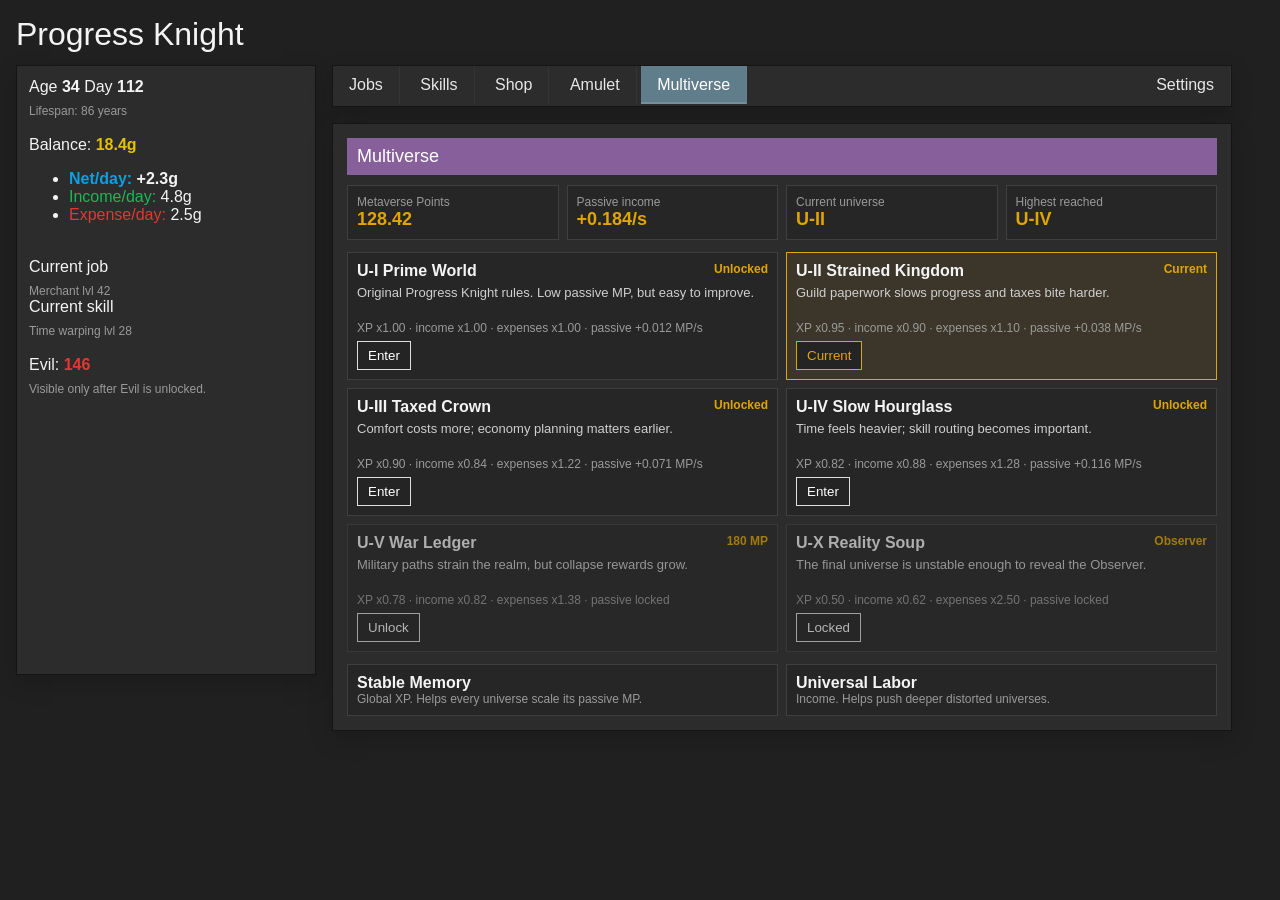
<file: design-previews/multiverse-tab-preview.html>
<!doctype html>
<html lang="ru">
<head>
  <meta charset="utf-8">
  <title>Multiverse Tab Preview</title>
  <style>
    body {
      margin: 0;
      background: #202020;
      color: #f4f4f4;
      font-family: Arial, Helvetica, sans-serif;
    }

    .page {
      width: 1220px;
      margin: 16px;
    }

    h1 {
      margin: 0 0 12px;
      font-size: 32px;
      font-weight: 500;
    }

    .sidebar,
    .tabs,
    .content {
      background: #2c2c2c;
      border: 1px solid #151515;
      box-shadow: 0 8px 22px rgba(0, 0, 0, 0.18);
    }

    .sidebar {
      float: left;
      width: 300px;
      min-height: 610px;
      padding: 12px;
      box-sizing: border-box;
    }

    .main {
      float: left;
      width: 900px;
      margin-left: 16px;
    }

    .tabs {
      min-height: 40px;
      margin-bottom: 16px;
      overflow: hidden;
    }

    .tab {
      display: inline-block;
      padding: 10px 16px;
      border-right: 1px solid rgba(255, 255, 255, 0.04);
      color: #e8e8e8;
    }

    .tab.active {
      background: #607d8b;
      color: #fff;
      box-shadow: inset 0 -2px 0 rgba(255,255,255,.15);
    }

    .content {
      padding: 14px;
      min-height: 554px;
    }

    .stat {
      margin-bottom: 8px;
      font-size: 16px;
    }

    .muted {
      color: #9a9a9a;
      font-size: 12px;
    }

    .net {
      color: #09a0e6;
      font-weight: 700;
    }

    .income {
      color: #1bb954;
    }

    .expense {
      color: #df3a32;
    }

    .section-title {
      background: #875f9a;
      color: white;
      padding: 8px 10px;
      font-size: 18px;
      margin-bottom: 10px;
    }

    .summary {
      display: grid;
      grid-template-columns: repeat(4, 1fr);
      gap: 8px;
      margin-bottom: 12px;
    }

    .summary-card,
    .universe,
    .upgrade {
      border: 1px solid #3f3f3f;
      background: #262626;
      padding: 9px;
    }

    .summary-card b {
      color: #e1a500;
      font-size: 18px;
    }

    .universe-grid {
      display: grid;
      grid-template-columns: repeat(2, 1fr);
      gap: 8px;
    }

    .universe.current {
      border-color: rgb(225, 165, 0);
      background: rgba(225, 165, 0, 0.08);
    }

    .universe.locked {
      opacity: 0.65;
    }

    .universe-title {
      display: flex;
      justify-content: space-between;
      gap: 8px;
      font-weight: 700;
      margin-bottom: 5px;
    }

    .badge {
      color: #e1a500;
      font-size: 12px;
      font-weight: 700;
    }

    .rule {
      min-height: 30px;
      color: #cfcfcf;
      font-size: 13px;
      margin-bottom: 6px;
    }

    .numbers {
      color: #9a9a9a;
      font-size: 12px;
      margin-bottom: 6px;
    }

    button {
      border: 1px solid #dedede;
      background: #242424;
      color: #fff;
      padding: 6px 10px;
      cursor: default;
    }

    button.primary {
      border-color: rgb(225, 165, 0);
      color: rgb(225, 165, 0);
    }

    .upgrades {
      display: grid;
      grid-template-columns: repeat(2, 1fr);
      gap: 8px;
      margin-top: 12px;
    }

    .clearfix::after {
      content: "";
      display: block;
      clear: both;
    }
  </style>
</head>
<body>
  <div class="page clearfix">
    <h1>Progress Knight</h1>

    <aside class="sidebar">
      <div class="stat">Age <b>34</b> Day <b>112</b></div>
      <div class="muted">Lifespan: 86 years</div>
      <br>
      <div class="stat">Balance: <b style="color:#e5c100">18.4g</b></div>
      <ul>
        <li><span class="net">Net/day:</span> <b>+2.3g</b></li>
        <li><span class="income">Income/day:</span> 4.8g</li>
        <li><span class="expense">Expense/day:</span> 2.5g</li>
      </ul>
      <br>
      <div class="stat">Current job</div>
      <div class="muted">Merchant lvl 42</div>
      <div class="stat">Current skill</div>
      <div class="muted">Time warping lvl 28</div>
      <br>
      <div class="stat">Evil: <b style="color:#df3a32">146</b></div>
      <div class="muted">Visible only after Evil is unlocked.</div>
    </aside>

    <main class="main">
      <nav class="tabs">
        <span class="tab">Jobs</span>
        <span class="tab">Skills</span>
        <span class="tab">Shop</span>
        <span class="tab">Amulet</span>
        <span class="tab active">Multiverse</span>
        <span class="tab" style="float:right">Settings</span>
      </nav>

      <section class="content">
        <div class="section-title">Multiverse</div>

        <div class="summary">
          <div class="summary-card"><div class="muted">Metaverse Points</div><b>128.42</b></div>
          <div class="summary-card"><div class="muted">Passive income</div><b>+0.184/s</b></div>
          <div class="summary-card"><div class="muted">Current universe</div><b>U-II</b></div>
          <div class="summary-card"><div class="muted">Highest reached</div><b>U-IV</b></div>
        </div>

        <div class="universe-grid">
          <div class="universe">
            <div class="universe-title"><span>U-I Prime World</span><span class="badge">Unlocked</span></div>
            <div class="rule">Original Progress Knight rules. Low passive MP, but easy to improve.</div>
            <div class="numbers">XP x1.00 · income x1.00 · expenses x1.00 · passive +0.012 MP/s</div>
            <button>Enter</button>
          </div>

          <div class="universe current">
            <div class="universe-title"><span>U-II Strained Kingdom</span><span class="badge">Current</span></div>
            <div class="rule">Guild paperwork slows progress and taxes bite harder.</div>
            <div class="numbers">XP x0.95 · income x0.90 · expenses x1.10 · passive +0.038 MP/s</div>
            <button class="primary">Current</button>
          </div>

          <div class="universe">
            <div class="universe-title"><span>U-III Taxed Crown</span><span class="badge">Unlocked</span></div>
            <div class="rule">Comfort costs more; economy planning matters earlier.</div>
            <div class="numbers">XP x0.90 · income x0.84 · expenses x1.22 · passive +0.071 MP/s</div>
            <button>Enter</button>
          </div>

          <div class="universe">
            <div class="universe-title"><span>U-IV Slow Hourglass</span><span class="badge">Unlocked</span></div>
            <div class="rule">Time feels heavier; skill routing becomes important.</div>
            <div class="numbers">XP x0.82 · income x0.88 · expenses x1.28 · passive +0.116 MP/s</div>
            <button>Enter</button>
          </div>

          <div class="universe locked">
            <div class="universe-title"><span>U-V War Ledger</span><span class="badge">180 MP</span></div>
            <div class="rule">Military paths strain the realm, but collapse rewards grow.</div>
            <div class="numbers">XP x0.78 · income x0.82 · expenses x1.38 · passive locked</div>
            <button>Unlock</button>
          </div>

          <div class="universe locked">
            <div class="universe-title"><span>U-X Reality Soup</span><span class="badge">Observer</span></div>
            <div class="rule">The final universe is unstable enough to reveal the Observer.</div>
            <div class="numbers">XP x0.50 · income x0.62 · expenses x2.50 · passive locked</div>
            <button disabled>Locked</button>
          </div>
        </div>

        <div class="upgrades">
          <div class="upgrade"><b>Stable Memory</b><div class="muted">Global XP. Helps every universe scale its passive MP.</div></div>
          <div class="upgrade"><b>Universal Labor</b><div class="muted">Income. Helps push deeper distorted universes.</div></div>
        </div>
      </section>
    </main>
  </div>
</body>
</html>
</file>
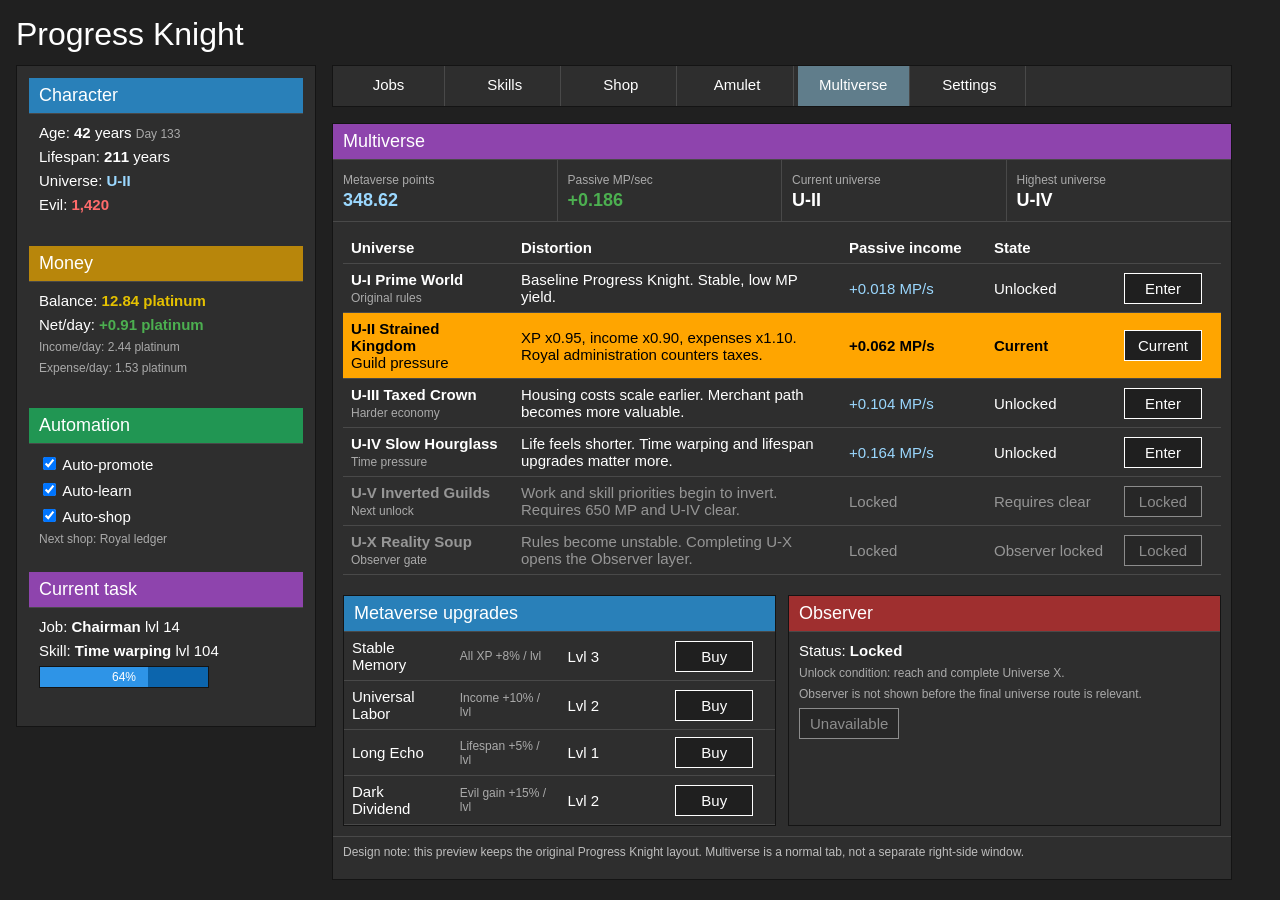
<file: design-previews/original-style-multiverse-preview.html>
<!doctype html>
<html lang="ru">
<head>
  <meta charset="utf-8">
  <meta name="viewport" content="width=device-width, initial-scale=1">
  <title>Original Style Multiverse Preview</title>
  <style>
    * { box-sizing: border-box; }

    body {
      margin: 0;
      background: rgb(32, 32, 32);
      color: white;
      font-family: Arial, Helvetica, sans-serif;
      font-size: 15px;
    }

    .page {
      width: 1220px;
      margin: 16px;
    }

    h1 {
      margin: 0 0 12px;
      font-size: 32px;
      font-weight: 400;
    }

    .panel {
      background: rgb(46, 46, 46);
      border: 1px solid rgb(20, 20, 20);
    }

    .sidebar {
      float: left;
      width: 300px;
      min-height: 660px;
      padding: 12px;
    }

    .main {
      float: left;
      width: 900px;
      margin-left: 16px;
    }

    .tabs {
      height: auto;
      min-height: 40px;
      margin-bottom: 16px;
      overflow: hidden;
      white-space: normal;
    }

    .tab {
      display: inline-block;
      width: 112px;
      min-height: 40px;
      padding: 10px 6px;
      text-align: center;
      color: white;
      border-right: 1px solid rgb(73, 73, 73);
      vertical-align: top;
    }

    .tab.active {
      background: #607d8b;
    }

    .content {
      min-height: 604px;
      padding: 0 0 12px;
    }

    .block {
      margin-bottom: 16px;
    }

    .block-title {
      padding: 7px 10px;
      font-size: 18px;
      color: white;
      border-bottom: 1px solid rgb(73, 73, 73);
    }

    .title-purple { background: #8e44ad; }
    .title-blue { background: #2980b9; }
    .title-green { background: #219653; }
    .title-gold { background: #b8860b; }
    .title-red { background: #9f2f2f; }

    .block-body {
      padding: 10px;
    }

    .line {
      margin-bottom: 7px;
    }

    .muted {
      color: rgb(170, 170, 170);
      font-size: 12px;
    }

    .money { color: #e5c100; }
    .good { color: #4caf50; }
    .bad { color: #e5534b; }
    .mp { color: #9bd8ff; }
    .evil { color: #ff6b6b; }

    table {
      width: 100%;
      border-collapse: collapse;
      table-layout: fixed;
    }

    th,
    td {
      padding: 7px 8px;
      border-bottom: 1px solid rgb(73, 73, 73);
      vertical-align: middle;
    }

    th {
      text-align: left;
      font-weight: 700;
    }

    .current {
      background: orange !important;
      color: black;
    }

    .locked {
      color: rgb(150, 150, 150);
    }

    .small {
      font-size: 12px;
    }

    .button {
      display: inline-block;
      min-width: 78px;
      padding: 6px 10px;
      text-align: center;
      border: 1px solid white;
      background: rgb(31, 31, 31);
      color: white;
    }

    .button.disabled {
      opacity: 0.45;
    }

    .summary {
      display: grid;
      grid-template-columns: repeat(4, 1fr);
      border-bottom: 1px solid rgb(73, 73, 73);
    }

    .summary > div {
      padding: 10px;
      border-right: 1px solid rgb(73, 73, 73);
    }

    .summary > div:last-child {
      border-right: 0;
    }

    .summary b {
      display: block;
      margin-top: 3px;
      font-size: 18px;
      font-weight: 700;
    }

    .progress-bar {
      position: relative;
      width: 170px;
      height: 22px;
      background: rgb(12, 101, 173);
      border: 1px solid rgb(20, 20, 20);
      overflow: hidden;
    }

    .progress-fill {
      height: 100%;
      background: rgb(46, 148, 231);
    }

    .progress-text {
      position: absolute;
      inset: 0;
      padding-top: 3px;
      text-align: center;
      color: white;
      font-size: 12px;
    }

    .two-col {
      display: grid;
      grid-template-columns: 1fr 1fr;
      gap: 12px;
    }

    .note {
      padding: 8px 10px;
      border-top: 1px solid rgb(73, 73, 73);
      color: rgb(190, 190, 190);
      font-size: 12px;
    }

    .clearfix::after {
      content: "";
      display: block;
      clear: both;
    }
  </style>
</head>
<body>
  <div class="page clearfix">
    <h1>Progress Knight</h1>

    <aside class="sidebar panel">
      <div class="block">
        <div class="block-title title-blue">Character</div>
        <div class="block-body">
          <div class="line">Age: <b>42</b> years <span class="muted">Day 133</span></div>
          <div class="line">Lifespan: <b>211</b> years</div>
          <div class="line">Universe: <b class="mp">U-II</b></div>
          <div class="line">Evil: <b class="evil">1,420</b></div>
        </div>
      </div>

      <div class="block">
        <div class="block-title title-gold">Money</div>
        <div class="block-body">
          <div class="line">Balance: <b class="money">12.84 platinum</b></div>
          <div class="line">Net/day: <b class="good">+0.91 platinum</b></div>
          <div class="line muted">Income/day: 2.44 platinum</div>
          <div class="line muted">Expense/day: 1.53 platinum</div>
        </div>
      </div>

      <div class="block">
        <div class="block-title title-green">Automation</div>
        <div class="block-body">
          <div class="line"><input type="checkbox" checked> Auto-promote</div>
          <div class="line"><input type="checkbox" checked> Auto-learn</div>
          <div class="line"><input type="checkbox" checked> Auto-shop</div>
          <div class="muted">Next shop: Royal ledger</div>
        </div>
      </div>

      <div class="block">
        <div class="block-title title-purple">Current task</div>
        <div class="block-body">
          <div class="line">Job: <b>Chairman</b> lvl 14</div>
          <div class="line">Skill: <b>Time warping</b> lvl 104</div>
          <div class="progress-bar">
            <div class="progress-fill" style="width: 64%"></div>
            <div class="progress-text">64%</div>
          </div>
        </div>
      </div>
    </aside>

    <main class="main">
      <nav class="tabs panel">
        <span class="tab">Jobs</span>
        <span class="tab">Skills</span>
        <span class="tab">Shop</span>
        <span class="tab">Amulet</span>
        <span class="tab active">Multiverse</span>
        <span class="tab">Settings</span>
      </nav>

      <section class="content panel">
        <div class="block-title title-purple">Multiverse</div>

        <div class="summary">
          <div>
            <span class="muted">Metaverse points</span>
            <b class="mp">348.62</b>
          </div>
          <div>
            <span class="muted">Passive MP/sec</span>
            <b class="good">+0.186</b>
          </div>
          <div>
            <span class="muted">Current universe</span>
            <b>U-II</b>
          </div>
          <div>
            <span class="muted">Highest universe</span>
            <b>U-IV</b>
          </div>
        </div>

        <div class="block-body">
          <table>
            <thead>
              <tr>
                <th style="width: 170px;">Universe</th>
                <th>Distortion</th>
                <th style="width: 145px;">Passive income</th>
                <th style="width: 130px;">State</th>
                <th style="width: 105px;"></th>
              </tr>
            </thead>
            <tbody>
              <tr>
                <td><b>U-I Prime World</b><br><span class="muted">Original rules</span></td>
                <td>Baseline Progress Knight. Stable, low MP yield.</td>
                <td class="mp">+0.018 MP/s</td>
                <td>Unlocked</td>
                <td><span class="button">Enter</span></td>
              </tr>
              <tr class="current">
                <td><b>U-II Strained Kingdom</b><br><span>Guild pressure</span></td>
                <td>XP x0.95, income x0.90, expenses x1.10. Royal administration counters taxes.</td>
                <td><b>+0.062 MP/s</b></td>
                <td><b>Current</b></td>
                <td><span class="button">Current</span></td>
              </tr>
              <tr>
                <td><b>U-III Taxed Crown</b><br><span class="muted">Harder economy</span></td>
                <td>Housing costs scale earlier. Merchant path becomes more valuable.</td>
                <td class="mp">+0.104 MP/s</td>
                <td>Unlocked</td>
                <td><span class="button">Enter</span></td>
              </tr>
              <tr>
                <td><b>U-IV Slow Hourglass</b><br><span class="muted">Time pressure</span></td>
                <td>Life feels shorter. Time warping and lifespan upgrades matter more.</td>
                <td class="mp">+0.164 MP/s</td>
                <td>Unlocked</td>
                <td><span class="button">Enter</span></td>
              </tr>
              <tr class="locked">
                <td><b>U-V Inverted Guilds</b><br><span class="muted">Next unlock</span></td>
                <td>Work and skill priorities begin to invert. Requires 650 MP and U-IV clear.</td>
                <td>Locked</td>
                <td>Requires clear</td>
                <td><span class="button disabled">Locked</span></td>
              </tr>
              <tr class="locked">
                <td><b>U-X Reality Soup</b><br><span class="muted">Observer gate</span></td>
                <td>Rules become unstable. Completing U-X opens the Observer layer.</td>
                <td>Locked</td>
                <td>Observer locked</td>
                <td><span class="button disabled">Locked</span></td>
              </tr>
            </tbody>
          </table>
        </div>

        <div class="two-col block-body">
          <div class="panel">
            <div class="block-title title-blue">Metaverse upgrades</div>
            <table>
              <tbody>
                <tr><td>Stable Memory</td><td class="muted">All XP +8% / lvl</td><td>Lvl 3</td><td><span class="button">Buy</span></td></tr>
                <tr><td>Universal Labor</td><td class="muted">Income +10% / lvl</td><td>Lvl 2</td><td><span class="button">Buy</span></td></tr>
                <tr><td>Long Echo</td><td class="muted">Lifespan +5% / lvl</td><td>Lvl 1</td><td><span class="button">Buy</span></td></tr>
                <tr><td>Dark Dividend</td><td class="muted">Evil gain +15% / lvl</td><td>Lvl 2</td><td><span class="button">Buy</span></td></tr>
              </tbody>
            </table>
          </div>

          <div class="panel">
            <div class="block-title title-red">Observer</div>
            <div class="block-body">
              <div class="line">Status: <b>Locked</b></div>
              <div class="line muted">Unlock condition: reach and complete Universe X.</div>
              <div class="line muted">Observer is not shown before the final universe route is relevant.</div>
              <span class="button disabled">Unavailable</span>
            </div>
          </div>
        </div>

        <div class="note">
          Design note: this preview keeps the original Progress Knight layout. Multiverse is a normal tab, not a separate right-side window.
        </div>
      </section>
    </main>
  </div>
</body>
</html>
</file>
